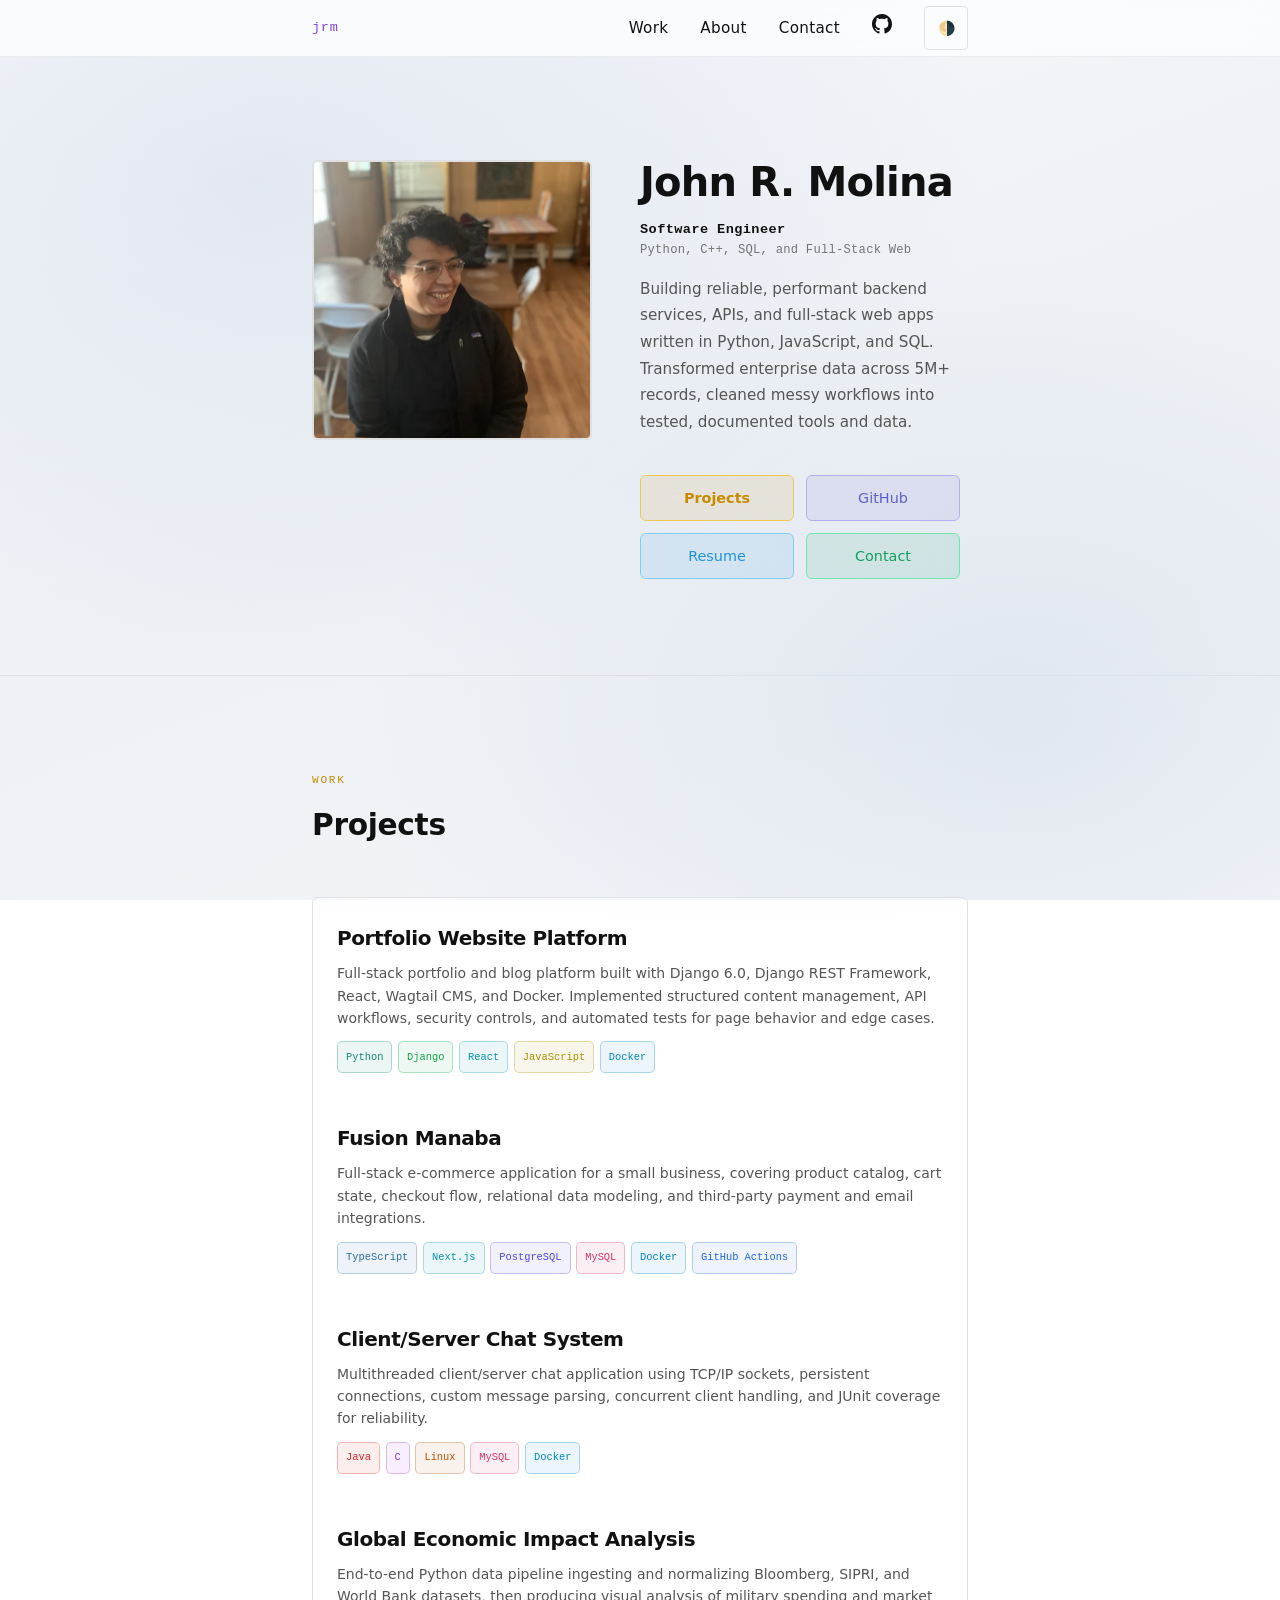
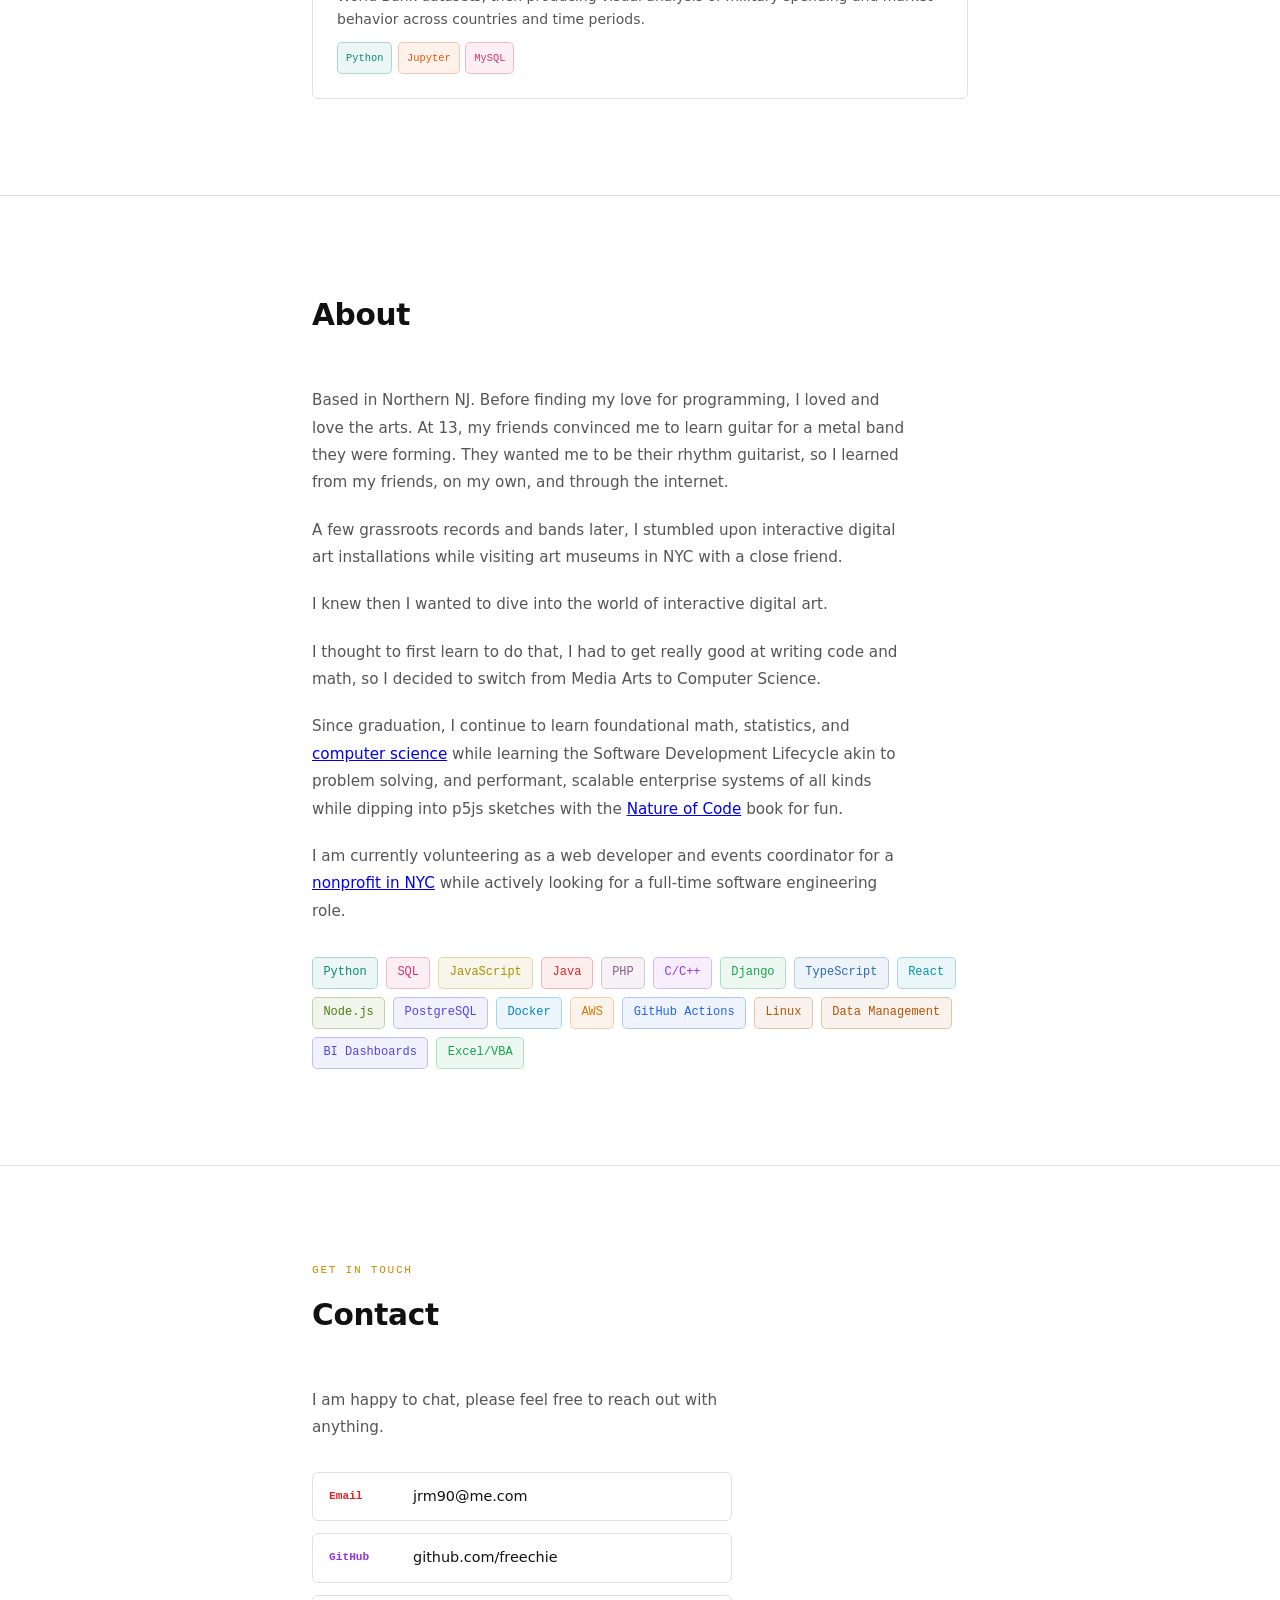
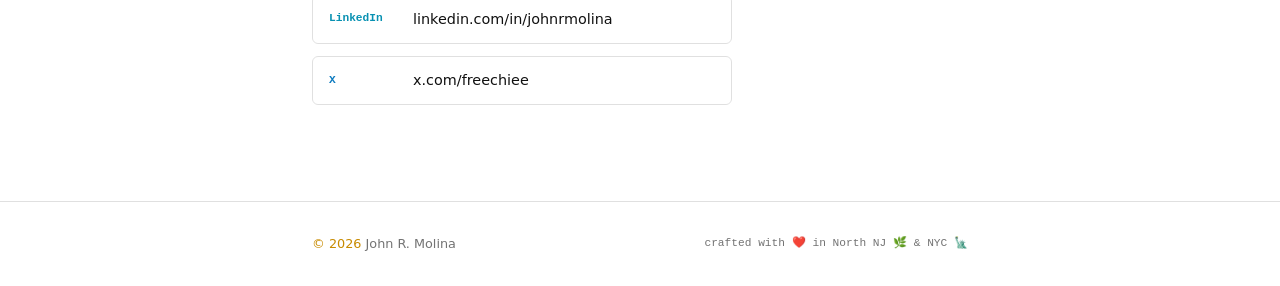
<file: site/index.html>
<!doctype html>
<html lang="en">
  <head>
    <meta charset="UTF-8" />
    <meta name="viewport" content="width=device-width, initial-scale=1.0" />
    <meta name="color-scheme" content="dark light" />
    <meta
      name="description"
      content="John Molina, also known as John R. Molina, Richie Molina, or Richard Molina, is a New Jersey software engineer building Python, SQL, backend, and full-stack apps."
    />
    <meta name="author" content="John Molina" />
    <meta name="robots" content="index, follow, max-image-preview:large" />
    <meta
      name="google-site-verification"
      content="mkjCRv_9bRxcoxDJzjPLetr5b4XBEuCTNZQzFPJyCCo"
    />
    <title>John Molina | Software Engineer in New Jersey</title>
    <link rel="canonical" href="https://freechie.github.io/" />
    <link rel="icon" href="favicon.svg" type="image/svg+xml" />
    <meta property="og:type" content="website" />
    <meta property="og:locale" content="en_US" />
    <meta property="og:site_name" content="John Molina" />
    <meta property="og:title" content="John Molina | Software Engineer" />
    <meta
      property="og:description"
      content="John Molina, also known as John R. Molina, Richie Molina, or Richard Molina, is a software engineer in New Jersey."
    />
    <meta
      property="og:image"
      content="https://freechie.github.io/og-image.png"
    />
    <meta
      property="og:image:alt"
      content="John Molina, software engineer in New Jersey"
    />
    <meta property="og:image:type" content="image/png" />
    <meta property="og:image:width" content="1200" />
    <meta property="og:image:height" content="630" />
    <meta property="og:url" content="https://freechie.github.io/" />
    <meta name="twitter:card" content="summary_large_image" />
    <meta name="twitter:creator" content="@freechiee" />
    <meta name="twitter:title" content="John Molina | Software Engineer" />
    <meta
      name="twitter:description"
      content="John Molina, also known as John R. Molina, Richie Molina, or Richard Molina, is a New Jersey software engineer."
    />
    <meta
      name="twitter:image"
      content="https://freechie.github.io/og-image.png"
    />
    <script type="application/ld+json">
      {
        "@context": "https://schema.org",
        "@graph": [
          {
            "@type": "WebSite",
            "@id": "https://freechie.github.io/#website",
            "url": "https://freechie.github.io/",
            "name": "John Molina",
            "alternateName": [
              "John R. Molina",
              "Richie Molina",
              "Richard Molina"
            ]
          },
          {
            "@type": "ProfilePage",
            "@id": "https://freechie.github.io/#profile-page",
            "url": "https://freechie.github.io/",
            "isPartOf": {
              "@id": "https://freechie.github.io/#website"
            },
            "mainEntity": {
              "@id": "https://freechie.github.io/#john-molina"
            }
          },
          {
            "@type": "Person",
            "@id": "https://freechie.github.io/#john-molina",
            "name": "John Molina",
            "alternateName": [
              "John R. Molina",
              "Richie Molina",
              "Richard Molina",
              "freechie"
            ],
            "url": "https://freechie.github.io/",
            "image": "https://freechie.github.io/prof_pic.png",
            "jobTitle": "Software Engineer",
            "description": "Software engineer in New Jersey focused on Python, SQL, backend services, and full-stack web applications.",
            "address": {
              "@type": "PostalAddress",
              "addressRegion": "New Jersey",
              "addressCountry": "US"
            },
            "sameAs": [
              "https://github.com/freechie",
              "https://www.linkedin.com/in/johnrmolina/",
              "https://x.com/freechiee"
            ],
            "knowsAbout": [
              "Software engineering",
              "Python",
              "SQL",
              "Backend development",
              "Full-stack web development",
              "Data engineering"
            ]
          }
        ]
      }
    </script>
    <script>
      (function () {
        var root = document.documentElement;
        try {
          var stored = window.localStorage.getItem("theme");
          var resolved = stored;
          if (stored !== "light" && stored !== "dark") {
            window.localStorage.removeItem("theme");
            resolved =
              window.matchMedia &&
              window.matchMedia("(prefers-color-scheme: light)").matches
                ? "light"
                : "dark";
          }
          root.setAttribute("data-theme", resolved);
        } catch (_error) {
          root.setAttribute("data-theme", "dark");
        }
      })();
    </script>
    <link rel="stylesheet" href="assets/css/foundation.css" />
    <link rel="stylesheet" href="assets/css/components.css" />
    <script type="module" src="assets/js/main.js"></script>
  </head>
  <body>
    <!-- Skip navigation -->
    <a href="#main" class="skip-link">Skip to main content</a>

    <!-- Navigation -->
    <header>
      <nav aria-label="Primary navigation">
        <div class="container">
          <a href="#hero" class="nav-logo" aria-label="John R. Molina - home">
            jrm
          </a>
          <ul class="nav-links">
            <li><a href="#projects">Work</a></li>
            <li><a href="#about">About</a></li>
            <li><a href="#contact">Contact</a></li>
            <li>
              <a
                href="https://github.com/freechie/freechie.github.io"
                target="_blank"
                rel="noopener noreferrer"
                aria-label="GitHub repository (opens in new tab)"
                class="nav-github"
              >
                <svg
                  width="20"
                  height="20"
                  viewBox="0 0 16 16"
                  fill="currentColor"
                  aria-hidden="true"
                >
                  <path
                    d="M8 0C3.58 0 0 3.58 0 8c0 3.54 2.29 6.53 5.47 7.59.4.07.55-.17.55-.38 0-.19-.01-.82-.01-1.49-2.01.37-2.53-.49-2.69-.94-.09-.23-.48-.94-.82-1.13-.28-.15-.68-.52-.01-.53.63-.01 1.08.58 1.23.82.72 1.21 1.87.87 2.33.66.07-.52.28-.87.51-1.07-1.78-.2-3.64-.89-3.64-3.95 0-.87.31-1.59.82-2.15-.08-.2-.36-1.02.08-2.12 0 0 .67-.21 2.2.82.64-.18 1.32-.27 2-.27s1.36.09 2 .27c1.53-1.04 2.2-.82 2.2-.82.44 1.1.16 1.92.08 2.12.51.56.82 1.27.82 2.15 0 3.07-1.87 3.75-3.65 3.95.29.25.54.73.54 1.48 0 1.07-.01 1.93-.01 2.2 0 .21.15.46.55.38A8.01 8.01 0 0016 8c0-4.42-3.58-8-8-8z"
                  />
                </svg>
              </a>
            </li>
            <li>
              <button
                id="theme-toggle"
                type="button"
                aria-label="Toggle theme"
              ></button>
            </li>
          </ul>
        </div>
      </nav>
    </header>

    <main id="main" tabindex="-1">
      <!-- Hero -->
      <section id="hero" aria-labelledby="hero-heading">
        <div class="container hero-container">
          <span class="sr-only" id="new-tab-note">Opens in a new tab.</span>
          <span class="sr-only" id="pdf-note">PDF document.</span>
          <picture class="hero-picture">
            <source
              type="image/webp"
              srcset="
                assets/images/john-molina-192.webp 192w,
                assets/images/john-molina-560.webp 560w
              "
              sizes="(max-width: 600px) 96px, 280px"
            />
            <img
              src="prof_pic.png"
              alt="John R. Molina, a software engineer based in New Jersey"
              class="hero-photo"
              width="280"
              height="280"
              decoding="async"
              fetchpriority="high"
            />
          </picture>
          <div class="hero-text">
            <h1 class="hero-name" id="hero-heading">John R. Molina</h1>
            <p class="hero-title">
              <span>Software Engineer</span>
              <span>Python, C++, SQL, and Full-Stack Web</span>
            </p>
            <div class="hero-bio">
              <p>
                Building reliable, performant backend services, APIs, and
                full-stack web apps written in Python, JavaScript, and SQL.
                Transformed enterprise data across 5M+ records, cleaned messy
                workflows into tested, documented tools and data.
              </p>
            </div>
            <div class="hero-links">
              <a href="#projects" class="btn btn-primary">Projects</a>
              <a
                href="https://github.com/freechie"
                class="btn btn-github"
                target="_blank"
                rel="me noopener noreferrer"
                aria-describedby="new-tab-note"
              >
                GitHub
              </a>
              <a
                href="John%20Molina%20SWE%20resume.pdf"
                class="btn btn-resume"
                target="_blank"
                rel="noopener noreferrer"
                aria-describedby="pdf-note new-tab-note"
              >
                Resume
              </a>
              <a href="#contact" class="btn btn-contact">Contact</a>
            </div>
          </div>
        </div>
      </section>

      <!-- Projects -->
      <section id="projects" aria-labelledby="projects-heading">
        <div class="container">
          <p class="section-label" aria-hidden="true">Work</p>
          <h2 class="section-title" id="projects-heading">Projects</h2>
          <span class="sr-only" id="projects-new-tab-note"
            >Opens in a new tab.</span
          >

          <ul class="projects-grid">
            <li class="project-card">
              <a
                href="https://github.com/freechie/portfolio-django"
                class="project-card-link"
                target="_blank"
                rel="noopener noreferrer"
                aria-labelledby="project-portfolio-name"
                aria-describedby="project-portfolio-desc project-portfolio-tech projects-new-tab-note"
              >
                <div class="project-header">
                  <h3 class="project-name" id="project-portfolio-name">
                    Portfolio Website Platform
                  </h3>
                </div>
                <p class="project-desc" id="project-portfolio-desc">
                  Full-stack portfolio and blog platform built with Django 6.0,
                  Django REST Framework, React, Wagtail CMS, and Docker.
                  Implemented structured content management, API workflows,
                  security controls, and automated tests for page behavior and
                  edge cases.
                </p>
                <span class="sr-only" id="project-portfolio-tech"
                  >Technologies: Python, Django, React, JavaScript, and
                  Docker.</span
                >
                <div class="project-tags" aria-hidden="true">
                  <span class="skill-tag lang-python">Python</span>
                  <span class="skill-tag lang-django">Django</span>
                  <span class="skill-tag lang-react">React</span>
                  <span class="skill-tag lang-javascript">JavaScript</span>
                  <span class="skill-tag lang-docker">Docker</span>
                </div>
              </a>
            </li>

            <li class="project-card">
              <a
                href="https://github.com/freechie/fusion-manaba"
                class="project-card-link"
                target="_blank"
                rel="noopener noreferrer"
                aria-labelledby="project-fusion-name"
                aria-describedby="project-fusion-desc project-fusion-tech projects-new-tab-note"
              >
                <div class="project-header">
                  <h3 class="project-name" id="project-fusion-name">
                    Fusion Manaba
                  </h3>
                </div>
                <p class="project-desc" id="project-fusion-desc">
                  Full-stack e-commerce application for a small business,
                  covering product catalog, cart state, checkout flow,
                  relational data modeling, and third-party payment and email
                  integrations.
                </p>
                <span class="sr-only" id="project-fusion-tech"
                  >Technologies: TypeScript, Next.js, PostgreSQL, MySQL, Docker,
                  and GitHub Actions.</span
                >
                <div class="project-tags" aria-hidden="true">
                  <span class="skill-tag lang-typescript">TypeScript</span>
                  <span class="skill-tag lang-react">Next.js</span>
                  <span class="skill-tag lang-postgres">PostgreSQL</span>
                  <span class="skill-tag lang-sql">MySQL</span>
                  <span class="skill-tag lang-docker">Docker</span>
                  <span class="skill-tag lang-ghactions">GitHub Actions</span>
                </div>
              </a>
            </li>

            <li class="project-card">
              <a
                href="https://github.com/freechie/computer-networks-chat-room"
                class="project-card-link"
                target="_blank"
                rel="noopener noreferrer"
                aria-labelledby="project-chat-name"
                aria-describedby="project-chat-desc project-chat-tech projects-new-tab-note"
              >
                <div class="project-header">
                  <h3 class="project-name" id="project-chat-name">
                    Client/Server Chat System
                  </h3>
                </div>
                <p class="project-desc" id="project-chat-desc">
                  Multithreaded client/server chat application using TCP/IP
                  sockets, persistent connections, custom message parsing,
                  concurrent client handling, and JUnit coverage for
                  reliability.
                </p>
                <span class="sr-only" id="project-chat-tech"
                  >Technologies: Java, C, Linux, MySQL, and Docker.</span
                >
                <div class="project-tags" aria-hidden="true">
                  <span class="skill-tag lang-java">Java</span>
                  <span class="skill-tag lang-cpp">C</span>
                  <span class="skill-tag lang-linux">Linux</span>
                  <span class="skill-tag lang-sql">MySQL</span>
                  <span class="skill-tag lang-docker">Docker</span>
                </div>
              </a>
            </li>

            <li class="project-card">
              <a
                href="https://github.com/freechie/global-economic-impact-analysis"
                class="project-card-link"
                target="_blank"
                rel="noopener noreferrer"
                aria-labelledby="project-global-name"
                aria-describedby="project-global-desc project-global-tech projects-new-tab-note"
              >
                <div class="project-header">
                  <h3 class="project-name" id="project-global-name">
                    Global Economic Impact Analysis
                  </h3>
                </div>
                <p class="project-desc" id="project-global-desc">
                  End-to-end Python data pipeline ingesting and normalizing
                  Bloomberg, SIPRI, and World Bank datasets, then producing
                  visual analysis of military spending and market behavior
                  across countries and time periods.
                </p>
                <span class="sr-only" id="project-global-tech"
                  >Technologies: Python, Jupyter, and MySQL.</span
                >
                <div class="project-tags" aria-hidden="true">
                  <span class="skill-tag lang-python">Python</span>
                  <span class="skill-tag lang-jupyter">Jupyter</span>
                  <span class="skill-tag lang-sql">MySQL</span>
                </div>
              </a>
            </li>
          </ul>
        </div>
      </section>

      <!-- About -->
      <section id="about" aria-labelledby="about-heading">
        <div class="container">
          <h2 class="section-title" id="about-heading">About</h2>

          <div class="about-body">
            <p>
              Based in Northern NJ. Before finding my love for programming, I
              loved and love the arts. At 13, my friends convinced me to learn
              guitar for a metal band they were forming. They wanted me to be
              their rhythm guitarist, so I learned from my friends, on my own,
              and through the internet.
            </p>
            <p>
              A few grassroots records and bands later, I stumbled upon
              interactive digital art installations while visiting art museums
              in NYC with a close friend.
            </p>
            <p>
              I knew then I wanted to dive into the world of interactive digital
              art.
            </p>
            <p>
              I thought to first learn to do that, I had to get really good at
              writing code and math, so I decided to switch from Media Arts to
              Computer Science.
            </p>
            <p>
              Since graduation, I continue to learn foundational math,
              statistics, and
              <a
                href="https://mitpress.mit.edu/9780262046305/introduction-to-algorithms/"
                target="_blank"
                rel="noopener noreferrer"
                aria-describedby="new-tab-note"
                >computer science</a
              >
              while learning the Software Development Lifecycle akin to problem
              solving, and performant, scalable enterprise systems of all kinds
              while dipping into p5js sketches with the
              <a
                href="https://natureofcode.com/"
                target="_blank"
                rel="noopener noreferrer"
                aria-describedby="new-tab-note"
                >Nature of Code</a
              >
              book for fun.
            </p>
            <p>
              I am currently volunteering as a web developer and events
              coordinator for a
              <a
                href="https://www.dudjomtersar.org/"
                target="_blank"
                rel="noopener noreferrer"
                aria-describedby="new-tab-note"
                >nonprofit in NYC</a
              >
              while actively looking for a full-time software engineering role.
            </p>
          </div>

          <h3 class="sr-only" id="skills-heading">Technical skills</h3>
          <ul class="skills">
            <li>
              <span class="skill-tag lang-python">Python</span>
            </li>
            <li>
              <span class="skill-tag lang-sql">SQL</span>
            </li>
            <li>
              <span class="skill-tag lang-javascript"> JavaScript </span>
            </li>
            <li>
              <span class="skill-tag lang-java">Java</span>
            </li>
            <li>
              <span class="skill-tag lang-php">PHP</span>
            </li>
            <li>
              <span class="skill-tag lang-cpp">C/C++</span>
            </li>
            <li>
              <span class="skill-tag lang-django">Django</span>
            </li>
            <li>
              <span class="skill-tag lang-typescript"> TypeScript </span>
            </li>
            <li>
              <span class="skill-tag lang-react">React</span>
            </li>
            <li>
              <span class="skill-tag lang-node">Node.js</span>
            </li>
            <li>
              <span class="skill-tag lang-postgres"> PostgreSQL </span>
            </li>
            <li>
              <span class="skill-tag lang-docker">Docker</span>
            </li>
            <li>
              <span class="skill-tag lang-aws">AWS</span>
            </li>
            <li>
              <span class="skill-tag lang-ghactions"> GitHub Actions </span>
            </li>
            <li>
              <span class="skill-tag lang-linux">Linux</span>
            </li>
            <li>
              <span class="skill-tag lang-datamgmt"> Data Management </span>
            </li>
            <li>
              <span class="skill-tag lang-bi">BI Dashboards</span>
            </li>
            <li>
              <span class="skill-tag lang-excel">Excel/VBA</span>
            </li>
          </ul>
        </div>
      </section>

      <!-- Contact -->
      <section id="contact" aria-labelledby="contact-heading">
        <div class="container">
          <p class="section-label" aria-hidden="true">Get in touch</p>
          <h2 class="section-title" id="contact-heading">Contact</h2>

          <div class="contact-text">
            <p>
              I am happy to chat, please feel free to reach out with anything.
            </p>
          </div>

          <ul class="contact-links">
            <li>
              <a href="mailto:jrm90@me.com" class="contact-link">
                <span class="contact-link-label contact-label-email"
                  >Email</span
                >
                jrm90@me.com
              </a>
            </li>
            <li>
              <a
                href="https://github.com/freechie"
                class="contact-link"
                target="_blank"
                rel="me noopener noreferrer"
                aria-describedby="new-tab-note"
              >
                <span class="contact-link-label contact-label-github">
                  GitHub
                </span>
                github.com/freechie
              </a>
            </li>
            <li>
              <a
                href="https://www.linkedin.com/in/johnrmolina/"
                class="contact-link"
                target="_blank"
                rel="me noopener noreferrer"
                aria-describedby="new-tab-note"
              >
                <span class="contact-link-label contact-label-linkedin">
                  LinkedIn
                </span>
                linkedin.com/in/johnrmolina
              </a>
            </li>
            <li>
              <a
                href="https://x.com/freechiee"
                class="contact-link"
                target="_blank"
                rel="me noopener noreferrer"
                aria-describedby="new-tab-note"
              >
                <span class="contact-link-label contact-label-twitter">
                  X
                </span>
                x.com/freechiee
              </a>
            </li>
          </ul>
        </div>
      </section>
    </main>

    <!-- Back to top -->
    <button
      id="to-top"
      type="button"
      aria-label="Back to top"
      class="to-top"
      hidden
    >
      &uarr;
    </button>

    <!-- Footer -->
    <footer>
      <div class="container">
        <span class="footer-left">
          <span class="footer-copy">
            &copy; <time id="year" datetime="2026">2026</time>
          </span>
          <span class="footer-name">John R. Molina</span>
        </span>
        <span class="footer-made"
          >crafted with <span class="sr-only">love</span
          ><span class="heart" aria-hidden="true">❤️</span> in North NJ
          <span class="garden" aria-hidden="true">🌿</span> &amp; NYC
          <span class="city" aria-hidden="true">🗽</span></span
        >
      </div>
    </footer>
  </body>
</html>
</file>
<file: site/assets/css/components.css>
/* Navigation */
nav {
  position: fixed;
  inset: 0 0 auto;
  z-index: 100;
  border-bottom: 1px solid var(--nav-border);
  background: var(--nav-glass);
  backdrop-filter: blur(16px);
  -webkit-backdrop-filter: blur(16px);
}

nav .container {
  display: flex;
  align-items: center;
  justify-content: space-between;
  height: 56px;
}

.nav-logo {
  color: var(--logo);
  font-family: var(--font);
  font-size: 0.85rem;
  letter-spacing: 0.05em;
  text-decoration: none;
}

.nav-links {
  display: flex;
  align-items: center;
  gap: 2rem;
  list-style: none;
}

.nav-links a {
  color: var(--text);
  font-size: 0.95rem;
  font-weight: 500;
  letter-spacing: 0.02em;
  text-decoration: none;
  transition: color 0.15s, opacity 0.15s;
}

.nav-links a:hover {
  opacity: 0.7;
}

.nav-links a.active {
  color: var(--text);
  text-decoration: underline;
  text-decoration-thickness: 2px;
  text-underline-offset: 4px;
}

#theme-toggle {
  display: inline-grid;
  place-items: center;
  min-width: 44px;
  min-height: 44px;
  padding: 0;
  border: 1px solid var(--border);
  border-radius: 4px;
  background: none;
  color: var(--dim);
  cursor: pointer;
  font-size: 0.875rem;
  line-height: 1;
  text-align: center;
  transition: color 0.15s, border-color 0.15s;
}

#theme-toggle:hover {
  color: var(--text);
  border-color: var(--muted);
}

/* Hero */
#hero {
  padding-top: 10rem;
  padding-bottom: 6rem;
  border-bottom: 1px solid var(--border);
}

.hero-container {
  display: flex;
  align-items: flex-start;
  justify-content: space-between;
  gap: 3rem;
}

.hero-picture {
  display: block;
  width: 280px;
  height: 280px;
  flex-shrink: 0;
}

.hero-photo {
  display: block;
  width: 100%;
  height: 100%;
  border: 2px solid var(--border);
  border-radius: 6px;
  object-fit: cover;
}

.hero-text {
  flex: 1;
  min-width: 0;
}

.hero-name {
  margin-bottom: 1rem;
  font-size: clamp(1.75rem, 4vw, 2.5rem);
  font-weight: 700;
  letter-spacing: -0.02em;
  line-height: 1.1;
  white-space: nowrap;
}

.hero-title {
  display: grid;
  gap: 0.15rem;
  margin-bottom: 1rem;
  color: var(--muted);
  font-family: var(--font);
  font-size: 0.85rem;
  font-weight: 500;
  letter-spacing: 0.03em;
  line-height: 1.45;
}

.hero-title span {
  display: block;
}

.hero-title span:first-child {
  color: var(--text);
  font-weight: 600;
}

.hero-title span:last-child {
  font-size: 0.76rem;
  letter-spacing: 0.02em;
  white-space: nowrap;
}

.hero-bio {
  max-width: 500px;
  margin-bottom: 2.5rem;
  color: var(--dim);
  font-size: 0.95rem;
  line-height: 1.75;
}

.hero-bio p + p {
  margin-top: 1rem;
}

.hero-links {
  display: grid;
  grid-template-columns: 1fr 1fr;
  gap: 0.75rem;
  max-width: 320px;
}

/* Buttons */
.btn {
  display: inline-flex;
  align-items: center;
  justify-content: center;
  gap: 0.4rem;
  padding: 0.65rem 1.25rem;
  border: 1.5px solid var(--border);
  border-radius: 6px;
  color: var(--dim);
  font-size: 0.9rem;
  font-weight: 500;
  text-decoration: none;
  backdrop-filter: blur(12px);
  -webkit-backdrop-filter: blur(12px);
  transition:
    color 0.15s,
    border-color 0.15s,
    background 0.15s,
    transform 0.15s;
}

.btn:active {
  transform: scale(0.97);
}

.btn:hover {
  color: var(--text);
  border-color: var(--muted);
}

.btn-primary {
  border-color: var(--primary-border);
  background: var(--primary-bg);
  color: var(--primary-fg);
  font-weight: 600;
}

.btn-primary:hover {
  border-color: var(--primary-hover-border);
  background: var(--primary-hover-bg);
  color: var(--primary-hover-fg);
}

.btn-github {
  border-color: var(--github-border);
  background: var(--github-bg);
  color: var(--github-fg);
}

.btn-github:hover {
  border-color: var(--github-hover-border);
  background: var(--github-hover-bg);
  color: var(--github-hover-fg);
}

.btn-resume {
  border-color: var(--resume-border);
  background: var(--resume-bg);
  color: var(--resume-fg);
}

.btn-resume:hover {
  border-color: var(--resume-hover-border);
  background: var(--resume-hover-bg);
  color: var(--resume-hover-fg);
}

.btn-contact {
  border-color: var(--contact-border);
  background: var(--contact-button-bg);
  color: var(--contact-fg);
}

.btn-contact:hover {
  border-color: var(--contact-hover-border);
  background: var(--contact-button-hover-bg);
  color: var(--contact-hover-fg);
}

/* Section headings */
.section-label {
  margin-bottom: 0.75rem;
  color: var(--section-accent);
  font-family: var(--font);
  font-size: 0.7rem;
  letter-spacing: 0.15em;
  text-transform: uppercase;
}

.section-title {
  margin-bottom: 3rem;
  font-size: 1.85rem;
  font-weight: 700;
  letter-spacing: -0.01em;
}

/* Projects */
.projects-grid {
  display: grid;
  gap: 1px;
  overflow: clip;
  border: 1px solid var(--border);
  border-radius: 6px;
  list-style: none;
}

.project-card-link:focus-visible {
  outline: 2px solid var(--text);
  outline-offset: -3px;
}

.project-card {
  position: relative;
  display: block;
  background: var(--card-bg);
  cursor: pointer;
  text-decoration: none;
  backdrop-filter: blur(12px);
  -webkit-backdrop-filter: blur(12px);
  transition: background 0.15s;
}

.project-card:hover,
.project-card:focus-within {
  background: var(--card-hover);
}

.project-card-link {
  display: flex;
  flex-direction: column;
  height: 100%;
  padding: 1.5rem;
  color: inherit;
  cursor: pointer;
  text-decoration: none;
}

.project-header {
  display: flex;
  align-items: baseline;
  justify-content: space-between;
  gap: 1rem;
  margin-bottom: 0.5rem;
}

.project-name {
  color: var(--text);
  font-size: 1.25rem;
  font-weight: 700;
  letter-spacing: -0.02em;
  text-decoration: underline;
  text-decoration-color: transparent;
  text-underline-offset: 0.18em;
  transition: text-decoration-color 0.15s ease;
}

.project-card-link:hover .project-name,
.project-card-link:focus-visible .project-name {
  text-decoration-color: currentColor;
}

.project-desc {
  color: var(--dim);
  font-size: 0.875rem;
  line-height: 1.6;
}

.project-tags {
  display: flex;
  flex-wrap: wrap;
  gap: 0.35rem;
  margin-top: 0.75rem;
}

.project-tags .skill-tag {
  padding: 0.2rem 0.5rem;
  cursor: inherit;
  font-size: 0.65rem;
  backdrop-filter: none;
  -webkit-backdrop-filter: none;
}

/* About and skills */
.about-body {
  max-width: 600px;
  color: var(--dim);
  font-size: 0.95rem;
  line-height: 1.8;
}

.about-body p + p {
  margin-top: 1.25rem;
}

.skills {
  display: flex;
  flex-wrap: wrap;
  gap: 0.5rem;
  margin-top: 2rem;
  list-style: none;
}

.skills li {
  list-style: none;
}

.skill-tag {
  --tag-color: var(--dim);
  display: inline-flex;
  align-items: center;
  min-height: 32px;
  padding: 0.2rem 0.65rem;
  border: 1.5px solid
    color-mix(in srgb, var(--tag-color) var(--tag-border-strength), transparent);
  border-radius: 5px;
  background: color-mix(
    in srgb,
    var(--tag-color) var(--tag-bg-strength),
    transparent
  );
  background-clip: padding-box;
  color: var(--tag-color);
  font-family: var(--font);
  font-size: 0.75rem;
  font-weight: 500;
  text-decoration: none;
  backdrop-filter: blur(12px);
  -webkit-backdrop-filter: blur(12px);
  transition: transform 0.15s, background 0.15s;
}

.skill-tag:hover {
  transform: translateY(-1px);
}

.lang-python {
  --tag-color: var(--tag-python);
}

.lang-typescript {
  --tag-color: var(--tag-typescript);
}

.lang-javascript {
  --tag-color: var(--tag-javascript);
}

.lang-java {
  --tag-color: var(--tag-java);
}

.lang-php {
  --tag-color: var(--tag-php);
}

.lang-sql {
  --tag-color: var(--tag-sql);
}

.lang-cpp {
  --tag-color: var(--tag-cpp);
}

.lang-django {
  --tag-color: var(--tag-django);
}

.lang-react {
  --tag-color: var(--tag-react);
}

.lang-node {
  --tag-color: var(--tag-node);
}

.lang-postgres {
  --tag-color: var(--tag-postgres);
}

.lang-docker {
  --tag-color: var(--tag-docker);
}

.lang-aws {
  --tag-color: var(--tag-aws);
}

.lang-ghactions {
  --tag-color: var(--tag-ghactions);
}

.lang-linux {
  --tag-color: var(--tag-linux);
}

.lang-jupyter {
  --tag-color: var(--tag-jupyter);
}

.lang-html {
  --tag-color: var(--tag-html);
}

.lang-css {
  --tag-color: var(--tag-css);
}

.lang-datamgmt {
  --tag-color: var(--tag-datamgmt);
}

.lang-bi {
  --tag-color: var(--tag-bi);
}

.lang-excel {
  --tag-color: var(--tag-excel);
}

/* Contact */
.contact-text {
  max-width: 480px;
  margin-bottom: 2rem;
  color: var(--dim);
  font-size: 0.95rem;
  line-height: 1.75;
}

.contact-text p + p {
  margin-top: 1rem;
}

.contact-links {
  display: flex;
  flex-direction: column;
  gap: 0.75rem;
  max-width: 420px;
  list-style: none;
}

.contact-link {
  display: flex;
  align-items: center;
  gap: 0.75rem;
  padding: 0.75rem 1rem;
  border: 1.5px solid var(--border);
  border-radius: 6px;
  background: var(--contact-bg);
  color: var(--text);
  font-size: 0.9rem;
  font-weight: 500;
  text-decoration: none;
  backdrop-filter: blur(12px);
  -webkit-backdrop-filter: blur(12px);
  transition: background 0.15s, transform 0.15s;
}

.contact-link:hover {
  background: var(--contact-hover);
  transform: translateY(-1px);
}

.contact-link:active {
  transform: scale(0.98);
}

.contact-link-label {
  width: 72px;
  font-family: var(--font);
  font-size: 0.7rem;
  font-weight: 600;
}

.contact-label-email {
  color: var(--label-email);
}

.contact-label-github {
  color: var(--label-github);
}

.contact-label-linkedin {
  color: var(--label-linkedin);
}

.contact-label-twitter {
  color: var(--label-twitter);
}

/* Back to top */
.to-top {
  position: fixed;
  right: 2rem;
  bottom: 2rem;
  z-index: 90;
  width: 2.75rem;
  height: 2.75rem;
  min-width: 44px;
  min-height: 44px;
  border: 1px solid var(--border);
  border-radius: 50%;
  background: var(--nav-bg);
  color: var(--text);
  cursor: pointer;
  font-size: 1.1rem;
  opacity: 0.8;
  transition: opacity 0.2s, transform 0.2s;
}

.to-top:hover {
  opacity: 1;
  transform: translateY(-2px);
}

/* Footer */
footer {
  padding: 2rem 0;
  border-top: 1px solid var(--border);
}

footer .container {
  display: flex;
  align-items: center;
  justify-content: space-between;
  flex-wrap: wrap;
  gap: 1rem;
}

.footer-copy {
  color: var(--section-accent);
  font-size: 0.8rem;
}

.footer-left {
  font-size: 0.8rem;
}

.footer-name,
.footer-made {
  color: var(--muted);
}

.footer-made {
  font-family: var(--font);
  font-size: 0.7rem;
}

@media (max-width: 600px) {
  .nav-links {
    gap: 0.35rem;
  }

  .nav-links a,
  .nav-links button {
    display: inline-flex;
    align-items: center;
    min-height: 44px;
    padding: 0.5rem 0.15rem;
  }

  .nav-links a {
    font-size: 0.8rem;
  }

  .nav-github {
    display: none !important;
  }

  #hero {
    padding-top: 8rem;
  }

  .hero-container {
    flex-direction: column;
    align-items: center;
    text-align: center;
  }

  .hero-picture {
    width: 96px;
    height: 96px;
  }

  .hero-links {
    grid-template-columns: 1fr;
    max-width: 240px;
    margin: 0 auto;
  }

  .project-header {
    flex-direction: column;
    gap: 0.25rem;
  }

  .project-desc {
    overflow-wrap: break-word;
  }

  .skills {
    gap: 0.4rem;
  }

  .skill-tag {
    padding: 0.2rem 0.5rem;
    font-size: 0.7rem;
  }
}

@media (max-width: 360px) {
  nav .container {
    justify-content: center;
  }

  .nav-logo {
    display: none;
  }
}
</file>
